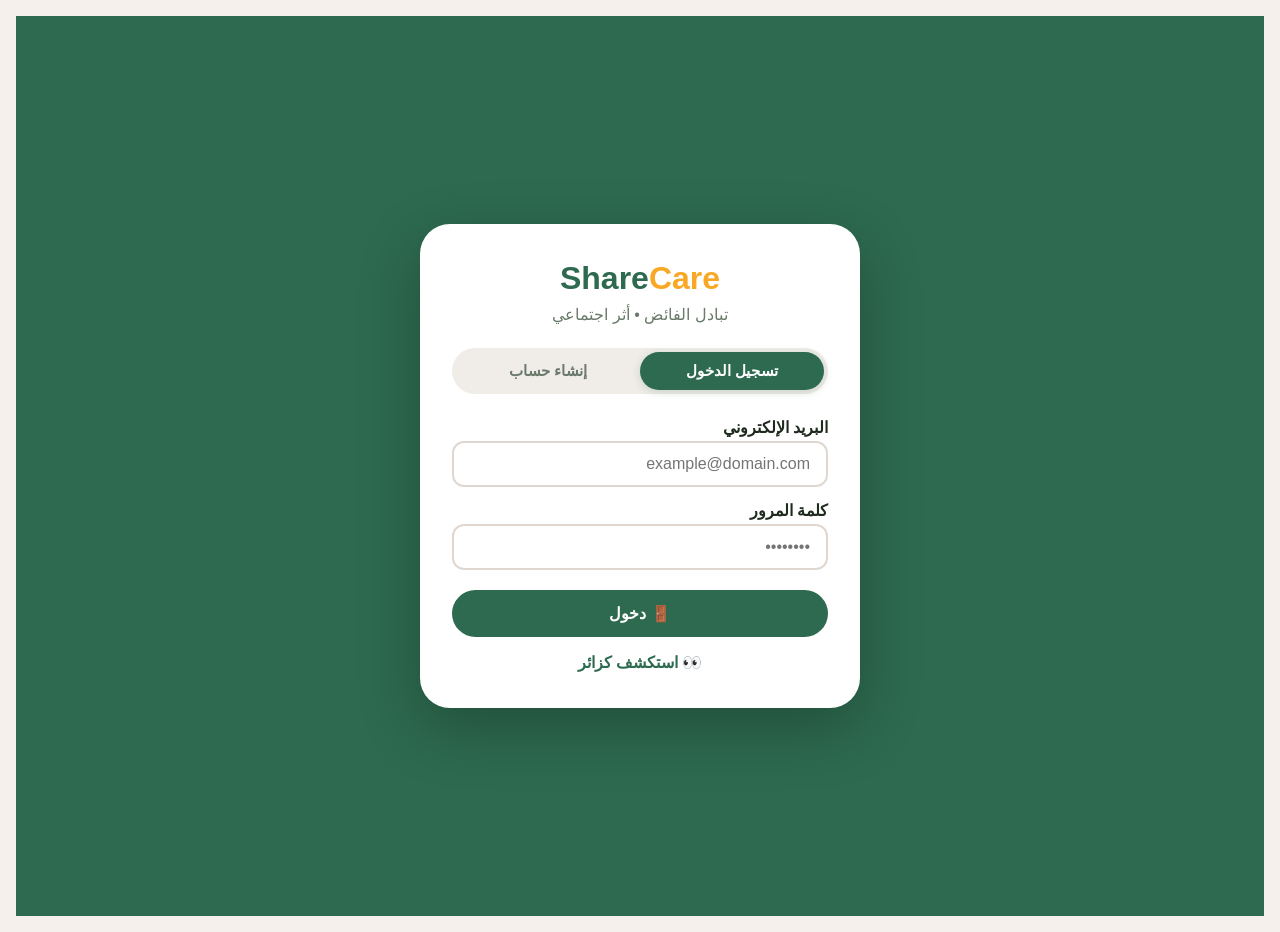
<file: index.html>
<!DOCTYPE html>
<html lang="ar" dir="rtl">
<head>
  <meta charset="UTF-8" />
  <meta name="viewport" content="width=device-width, initial-scale=1.0" />
  <title>ShareCare – دخول</title>
  <link rel="stylesheet" href="style.css" />
</head>
<body>
  <div class="auth-page">
    <div class="auth-card">
      <div class="logo">Share<span>Care</span></div>
      <div class="sub">تبادل الفائض • أثر اجتماعي</div>

      <div class="auth-tabs">
        <button class="auth-tab active" data-tab="login" onclick="switchAuthTab('login')">تسجيل الدخول</button>
        <button class="auth-tab" data-tab="register" onclick="switchAuthTab('register')">إنشاء حساب</button>
      </div>

      <!-- نموذج الدخول -->
      <form class="auth-form active" id="loginForm" onsubmit="handleLogin(event)">
        <div class="form-group">
          <label>البريد الإلكتروني</label>
          <input type="email" id="loginEmail" placeholder="example@domain.com" required />
        </div>
        <div class="form-group">
          <label>كلمة المرور</label>
          <input type="password" id="loginPassword" placeholder="••••••••" required />
        </div>
        <button type="submit" class="btn">🚪 دخول</button>
      </form>

      <!-- نموذج التسجيل -->
      <form class="auth-form" id="registerForm" onsubmit="handleRegister(event)">
        <div class="form-group">
          <label>الاسم الكامل</label>
          <input type="text" id="regName" placeholder="اسمك" required />
        </div>
        <div class="form-group">
          <label>البريد الإلكتروني</label>
          <input type="email" id="regEmail" placeholder="example@domain.com" required />
        </div>
        <div class="form-group">
          <label>كلمة المرور</label>
          <input type="password" id="regPassword" placeholder="••••••••" required />
        </div>
        <div class="form-group">
          <label>تأكيد كلمة المرور</label>
          <input type="password" id="regConfirm" placeholder="••••••••" required />
        </div>
        <button type="submit" class="btn gold">➕ إنشاء حساب</button>
      </form>

      <div class="guest-link">
        <a href="home.html">👀 استكشف كزائر</a>
      </div>
    </div>
  </div>

  <div id="toastContainer" class="toast-container"></div>
  <script src="script.js"></script>
</body>
</html>
</file>
<file: style.css>
/* ========================================
   ShareCare - ملف الأنماط الرئيسي
   ======================================== */

* {
  margin: 0;
  padding: 0;
  box-sizing: border-box;
  font-family: 'Segoe UI', Tahoma, Geneva, Verdana, sans-serif;
}

body {
  background: #f5f0eb;
  color: #1e2a1e;
  min-height: 100vh;
  padding: 16px;
  direction: rtl;
}

.app-container {
  max-width: 1100px;
  margin: 0 auto;
}

/* ===== الهيدر ===== */
.header {
  background: #2d6a4f;
  color: white;
  padding: 14px 24px;
  border-radius: 30px;
  display: flex;
  justify-content: space-between;
  align-items: center;
  box-shadow: 0 4px 20px rgba(45, 106, 79, 0.3);
  margin-bottom: 24px;
  flex-wrap: wrap;
  gap: 12px;
}

.header .logo {
  font-size: 1.6rem;
  font-weight: 800;
  display: flex;
  align-items: center;
  gap: 6px;
}
.header .logo span { color: #f9a825; }

.header .user-area {
  display: flex;
  align-items: center;
  gap: 14px;
  flex-wrap: wrap;
}

.header .user-area .avatar {
  width: 40px;
  height: 40px;
  border-radius: 50%;
  background: #f9a825;
  display: flex;
  align-items: center;
  justify-content: center;
  font-weight: 700;
  color: #1e2a1e;
}

.header .user-area .guest-badge {
  background: rgba(255,255,255,0.15);
  padding: 4px 16px;
  border-radius: 40px;
  font-size: 0.8rem;
  color: #ddd;
}

.header .user-area .logout-btn {
  background: #c0392b;
  border: none;
  padding: 6px 18px;
  border-radius: 40px;
  font-weight: 700;
  color: white;
  cursor: pointer;
  font-size: 0.85rem;
  transition: 0.2s;
}
.header .user-area .logout-btn:hover { transform: scale(0.95); background: #a93226; }

/* ===== التنقل ===== */
.nav-tabs {
  display: flex;
  gap: 6px;
  background: white;
  padding: 6px;
  border-radius: 60px;
  margin-bottom: 24px;
  box-shadow: 0 2px 12px rgba(0,0,0,0.06);
  overflow-x: auto;
  flex-wrap: nowrap;
}
.nav-tabs a {
  text-decoration: none;
  padding: 10px 22px;
  border-radius: 40px;
  font-weight: 700;
  font-size: 0.9rem;
  color: #6a7a6a;
  transition: 0.2s;
  white-space: nowrap;
  display: flex;
  align-items: center;
  gap: 6px;
}
.nav-tabs a.active {
  background: #2d6a4f;
  color: white;
  box-shadow: 0 2px 12px rgba(45,106,79,0.25);
}
.nav-tabs a:hover:not(.active) { background: #e8f0e8; }

/* ===== البطاقات ===== */
.card {
  background: white;
  border-radius: 20px;
  padding: 20px 24px;
  margin-bottom: 20px;
  box-shadow: 0 2px 12px rgba(0,0,0,0.05);
  border: 1px solid #e8e0d8;
}

.card-title {
  font-weight: 800;
  font-size: 1.2rem;
  margin-bottom: 14px;
  display: flex;
  align-items: center;
  gap: 8px;
  color: #2d6a4f;
}

.row {
  display: flex;
  justify-content: space-between;
  align-items: center;
  padding: 8px 0;
  border-bottom: 1px solid #f0ece8;
}
.row:last-child { border-bottom: none; }
.row .label { color: #6a7a6a; font-size: 0.95rem; }
.row .value { font-weight: 700; }
.value.gold { color: #f9a825; }
.value.green { color: #2d6a4f; }
.value.red { color: #c0392b; }

/* ===== الشبكات ===== */
.grid-2 { display: grid; grid-template-columns: 1fr 1fr; gap: 20px; }
.grid-3 { display: grid; grid-template-columns: repeat(3, 1fr); gap: 18px; }

@media (max-width: 768px) {
  .grid-2, .grid-3 { grid-template-columns: 1fr; }
}

/* ===== بطاقات العناصر ===== */
.item-card {
  background: white;
  border-radius: 16px;
  padding: 16px;
  border: 1px solid #e8e0d8;
  transition: 0.2s;
  box-shadow: 0 2px 8px rgba(0,0,0,0.04);
}
.item-card:hover { border-color: #2d6a4f; box-shadow: 0 4px 16px rgba(45,106,79,0.1); }
.item-card .tag {
  display: inline-block;
  padding: 2px 12px;
  border-radius: 30px;
  font-size: 0.7rem;
  font-weight: 700;
  margin-bottom: 6px;
}
.tag.medicine { background: #e8f0fe; color: #1a5a8c; }
.tag.clothing { background: #fce8e0; color: #8c3a2a; }
.tag.food { background: #e0f0e0; color: #2a6a3a; }
.tag.tools { background: #f0ece8; color: #5a5a5a; }
.tag.other { background: #f5f0eb; color: #6a6a6a; }

.item-card h4 { font-size: 1rem; margin-bottom: 4px; }
.item-card .meta { font-size: 0.85rem; color: #6a7a6a; display: flex; gap: 10px; flex-wrap: wrap; }
.item-card .desc { font-size: 0.9rem; color: #4a5a4a; margin: 6px 0; }
.item-card .actions { margin-top: 10px; display: flex; gap: 8px; flex-wrap: wrap; }

.btn {
  background: #2d6a4f;
  border: none;
  color: white;
  font-weight: 700;
  padding: 8px 20px;
  border-radius: 40px;
  font-size: 0.85rem;
  cursor: pointer;
  transition: 0.15s;
  display: inline-flex;
  align-items: center;
  gap: 6px;
  text-decoration: none;
}
.btn:active { transform: scale(0.94); }
.btn.gold { background: #f9a825; color: #1e2a1e; }
.btn.red { background: #c0392b; }
.btn.outline { background: transparent; border: 2px solid #2d6a4f; color: #2d6a4f; }

/* ===== نماذج ===== */
input, select, textarea {
  width: 100%;
  padding: 12px 16px;
  border: 2px solid #e0d8d0;
  border-radius: 12px;
  font-size: 1rem;
  background: white;
  margin-bottom: 12px;
  transition: 0.2s;
}
input:focus, select:focus, textarea:focus {
  border-color: #2d6a4f;
  outline: none;
  box-shadow: 0 0 0 3px rgba(45,106,79,0.12);
}
textarea { min-height: 80px; resize: vertical; }

/* ===== حالة فارغة ===== */
.empty-state {
  text-align: center;
  padding: 40px 10px;
  color: #8a9a8a;
}
.empty-state .big-icon { font-size: 3.6rem; display: block; margin-bottom: 12px; }

/* ===== الإشعارات (toast) ===== */
.toast-container {
  position: fixed;
  bottom: 30px;
  left: 50%;
  transform: translateX(-50%);
  z-index: 999;
  width: 90%;
  max-width: 450px;
}
.toast {
  background: #1e2a1e;
  color: white;
  padding: 14px 24px;
  border-radius: 60px;
  font-weight: 600;
  box-shadow: 0 8px 30px rgba(0,0,0,0.25);
  border-right: 4px solid #f9a825;
  animation: slideUp 0.35s ease;
  display: flex;
  align-items: center;
  gap: 10px;
}
.toast.success { border-right-color: #2d6a4f; }
.toast.error { border-right-color: #c0392b; }
@keyframes slideUp {
  from { opacity: 0; transform: translateY(20px); }
  to { opacity: 1; transform: translateY(0); }
}

/* ===== صفحة تسجيل الدخول ===== */
.auth-page {
  min-height: 100vh;
  display: flex;
  justify-content: center;
  align-items: center;
  background: #2d6a4f;
  padding: 20px;
}
.auth-card {
  background: white;
  max-width: 440px;
  width: 100%;
  padding: 36px 32px;
  border-radius: 30px;
  box-shadow: 0 20px 60px rgba(0,0,0,0.25);
}
.auth-card .logo {
  text-align: center;
  font-size: 2rem;
  font-weight: 800;
  color: #2d6a4f;
  margin-bottom: 8px;
}
.auth-card .logo span { color: #f9a825; }
.auth-card .sub { text-align: center; color: #6a7a6a; margin-bottom: 24px; }
.auth-tabs {
  display: flex;
  background: #f0ece8;
  border-radius: 60px;
  padding: 4px;
  margin-bottom: 24px;
}
.auth-tabs button {
  flex: 1;
  padding: 10px;
  border: none;
  background: transparent;
  border-radius: 40px;
  font-weight: 700;
  font-size: 0.95rem;
  color: #6a7a6a;
  cursor: pointer;
  transition: 0.2s;
}
.auth-tabs button.active {
  background: #2d6a4f;
  color: white;
  box-shadow: 0 2px 8px rgba(45,106,79,0.2);
}
.auth-form { display: none; }
.auth-form.active { display: block; }
.auth-form .form-group { margin-bottom: 14px; }
.auth-form .form-group label { display: block; font-weight: 600; margin-bottom: 4px; }
.auth-form .form-group input { margin-bottom: 0; }
.auth-form .btn { width: 100%; justify-content: center; padding: 14px; font-size: 1rem; margin-top: 6px; }
.guest-link { text-align: center; margin-top: 16px; }
.guest-link a { color: #2d6a4f; font-weight: 700; text-decoration: none; }

/* ===== الإحصائيات ===== */
.stat-number {
  font-size: 2.4rem;
  font-weight: 900;
  color: #2d6a4f;
  display: block;
}
.stat-label { color: #6a7a6a; font-size: 0.9rem; }
.stat-box {
  background: white;
  border-radius: 16px;
  padding: 20px;
  text-align: center;
  border: 1px solid #e8e0d8;
  box-shadow: 0 2px 8px rgba(0,0,0,0.04);
}
</file>
